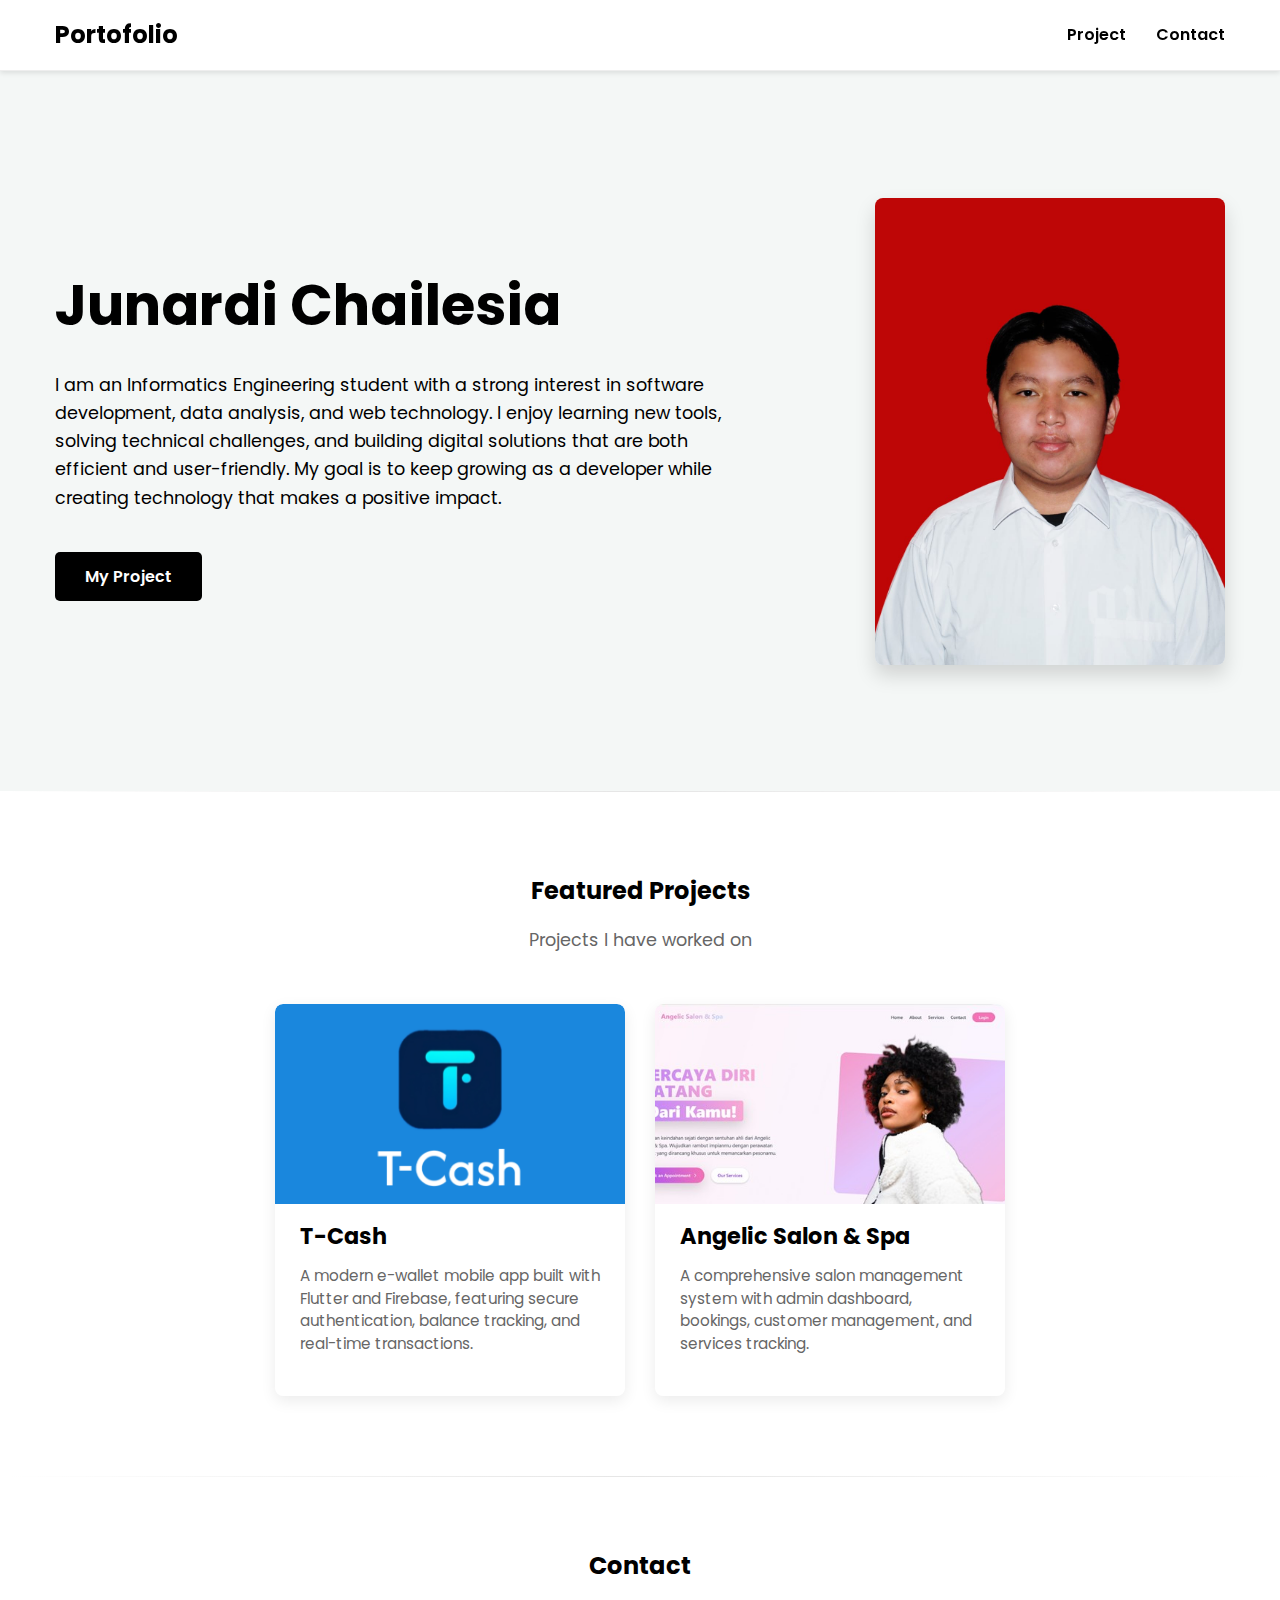
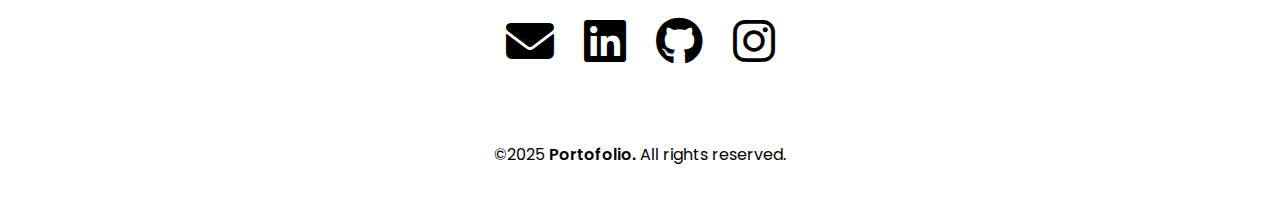
<file: index.html>
<!DOCTYPE html>
<html lang="id">

<head>
    <meta charset="UTF-8">
    <meta name="viewport" content="width=device-width, initial-scale=1.0">
    <title>Portofolio Junardi Chailesia</title>
    <link rel="stylesheet" href="https://fonts.googleapis.com/css2?family=Poppins:wght@300;400;600;700&display=swap">
    <link rel="stylesheet" href="https://cdnjs.cloudflare.com/ajax/libs/font-awesome/6.5.2/css/all.min.css">
    <link rel="stylesheet" href="css/style.css">
</head>

<body>

    <header class="main-header">
        <div class="container header-content">
            <a href="#about" class="logo">Portofolio</a>
            <nav>
                <ul class="nav-list">
                    <li><a href="#portfolio">Project</a></li>
                    <li><a href="#contact">Contact</a></li>
                </ul>
            </nav>
        </div>
    </header>

    <section id="about" class="hero-section">
        <div class="container hero-content-wrapper">

            <div class="hero-text">
                <h1>Junardi Chailesia</h1>
                <p class="bio">I am an Informatics Engineering student with a strong interest in software development,
                    data analysis, and web
                    technology. I enjoy learning new tools, solving technical challenges, and building digital solutions
                    that are both
                    efficient and user-friendly. My goal is to keep growing as a developer while creating technology
                    that makes a positive
                    impact.</p>
                <a href="#portfolio" class="cta-button">My Project</a>
            </div>

            <div class="hero-image">
                <img src="images/foto.jpg" alt="Junardi Chailesia Profile Picture">
            </div>

        </div>
    </section>

    <hr>

    <section id="portfolio" class="portfolio-section">
        <div class="container">
            <h2>Featured Projects</h2>
            <p class="section-description">Projects I have worked on</p>
            <div class="portfolio-grid">


                <a href="projects/tcash.html" class="project-card">
                    <img src="images/tcash/tcash.png" alt="T-Cash Project Thumbnail" class="project-thumbnail">
                    <div class="project-info">
                        <h3>T-Cash</h3>
                        <p class="project-description">A modern e-wallet mobile app built with Flutter and Firebase,
                            featuring secure authentication, balance tracking, and real-time transactions.</p>

                    </div>
                </a>

                <a href="projects/salon.html" class="project-card" target="_blank">
                    <img src="images/salon/salon.jpg" alt="Angelic Salon & Spa Project Thumbnail"
                        class="project-thumbnail">
                    <div class="project-info">
                        <h3>Angelic Salon & Spa</h3>
                        <p class="project-description">A comprehensive salon management system with admin dashboard,
                            bookings, customer management, and services tracking.</p>

                    </div>
                </a>

            </div>
        </div>
    </section>

    <hr>

    <section id="contact" class="contact-section">
        <div class="container">
            <h2>Contact</h2>

            <div class="social-links">
                <a href="mailto:chailesiajunardi@gmail.com" title="Email" target="_blank">
                    <i class="fas fa-envelope"></i>
                </a>

                <a href="https://linkedin.com/in/junardi-chailesia" title="LinkedIn" target="_blank">
                    <i class="fab fa-linkedin"></i>
                </a>

                <a href="https://github.com/junardiii" title="GitHub" target="_blank">
                    <i class="fab fa-github"></i>
                </a>

                <a href="https://instagram.com/junardic" title="" target="_blank">
                    <i class="fab fa-instagram"></i>
                </a>
            </div>
        </div>
    </section>

    <footer>
        <div class="container">
            <p>&copy;2025 <a href="../index.html#about" class="back-link">Portofolio.</a> All rights
                reserved.
            </p>
        </div>
    </footer>

</body>

</html>
</file>
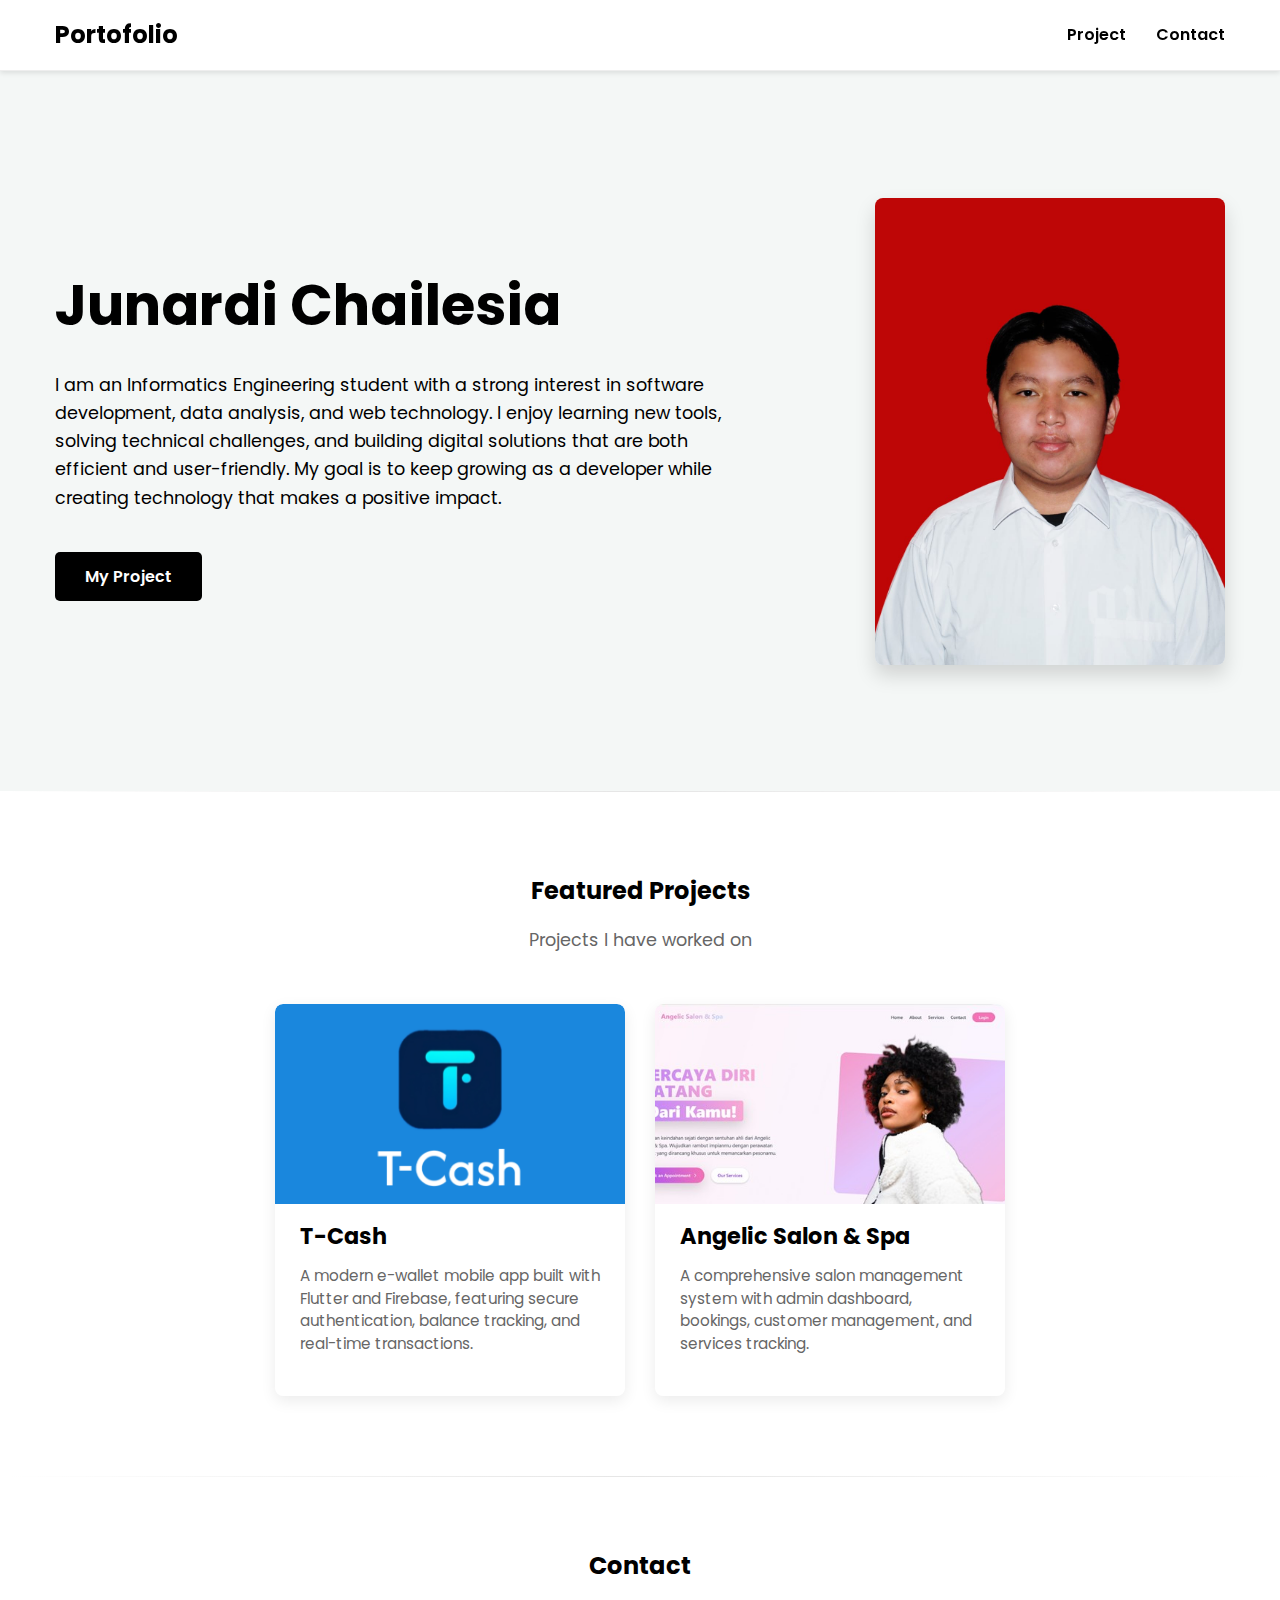
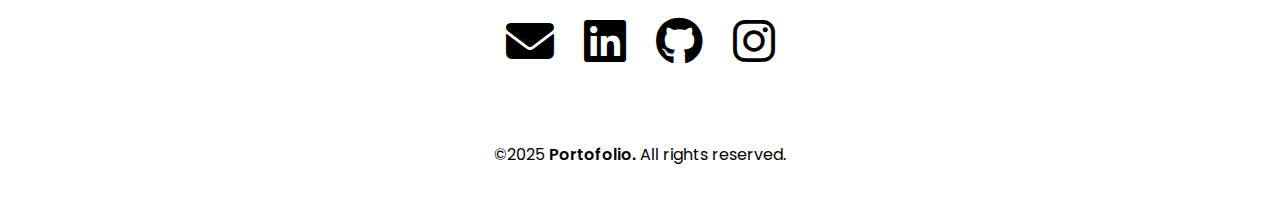
<file: portofolio.html>
<!DOCTYPE html>
<html lang="id">

<head>
    <meta charset="UTF-8">
    <meta name="viewport" content="width=device-width, initial-scale=1.0">
    <title>Portofolio Junardi Chailesia</title>
    <link rel="stylesheet" href="https://fonts.googleapis.com/css2?family=Poppins:wght@300;400;600;700&display=swap">
    <link rel="stylesheet" href="https://cdnjs.cloudflare.com/ajax/libs/font-awesome/6.5.2/css/all.min.css">
    <link rel="stylesheet" href="css/style.css">
</head>

<body>

    <header class="main-header">
        <div class="container header-content">
            <a href="#about" class="logo">Portofolio</a>
            <nav>
                <ul class="nav-list">
                    <li><a href="#portfolio">Project</a></li>
                    <li><a href="#contact">Contact</a></li>
                </ul>
            </nav>
        </div>
    </header>

    <section id="about" class="hero-section">
        <div class="container hero-content-wrapper">

            <div class="hero-text">
                <h1>Junardi Chailesia</h1>
                <p class="bio">I am an Informatics Engineering student with a strong interest in software development,
                    data analysis, and web
                    technology. I enjoy learning new tools, solving technical challenges, and building digital solutions
                    that are both
                    efficient and user-friendly. My goal is to keep growing as a developer while creating technology
                    that makes a positive
                    impact.</p>
                <a href="#portfolio" class="cta-button">My Project</a>
            </div>

            <div class="hero-image">
                <img src="images/foto.jpg" alt="Junardi Chailesia Profile Picture">
            </div>

        </div>
    </section>

    <hr>

    <section id="portfolio" class="portfolio-section">
        <div class="container">
            <h2>Featured Projects</h2>
            <p class="section-description">Projects I have worked on</p>
            <div class="portfolio-grid">


                <a href="projects/tcash.html" class="project-card">
                    <img src="images/tcash/tcash.png" alt="T-Cash Project Thumbnail" class="project-thumbnail">
                    <div class="project-info">
                        <h3>T-Cash</h3>
                        <p class="project-description">A modern e-wallet mobile app built with Flutter and Firebase,
                            featuring secure authentication, balance tracking, and real-time transactions.</p>

                    </div>
                </a>

                <a href="projects/salon.html" class="project-card" target="_blank">
                    <img src="images/salon/salon.jpg" alt="Angelic Salon & Spa Project Thumbnail"
                        class="project-thumbnail">
                    <div class="project-info">
                        <h3>Angelic Salon & Spa</h3>
                        <p class="project-description">A comprehensive salon management system with admin dashboard,
                            bookings, customer management, and services tracking.</p>

                    </div>
                </a>

            </div>
        </div>
    </section>

    <hr>

    <section id="contact" class="contact-section">
        <div class="container">
            <h2>Contact</h2>

            <div class="social-links">
                <a href="mailto:chailesiajunardi@gmail.com" title="Email" target="_blank">
                    <i class="fas fa-envelope"></i>
                </a>

                <a href="https://linkedin.com/in/junardi-chailesia" title="LinkedIn" target="_blank">
                    <i class="fab fa-linkedin"></i>
                </a>

                <a href="https://github.com/junardiii" title="GitHub" target="_blank">
                    <i class="fab fa-github"></i>
                </a>

                <a href="https://instagram.com/junardic" title="" target="_blank">
                    <i class="fab fa-instagram"></i>
                </a>
            </div>
        </div>
    </section>

    <footer>
        <div class="container">
            <p>&copy;2025 <a href="../portofolio.html#about" class="back-link">Portofolio.</a> All rights
                reserved.
            </p>
        </div>
    </footer>

</body>

</html>
</file>
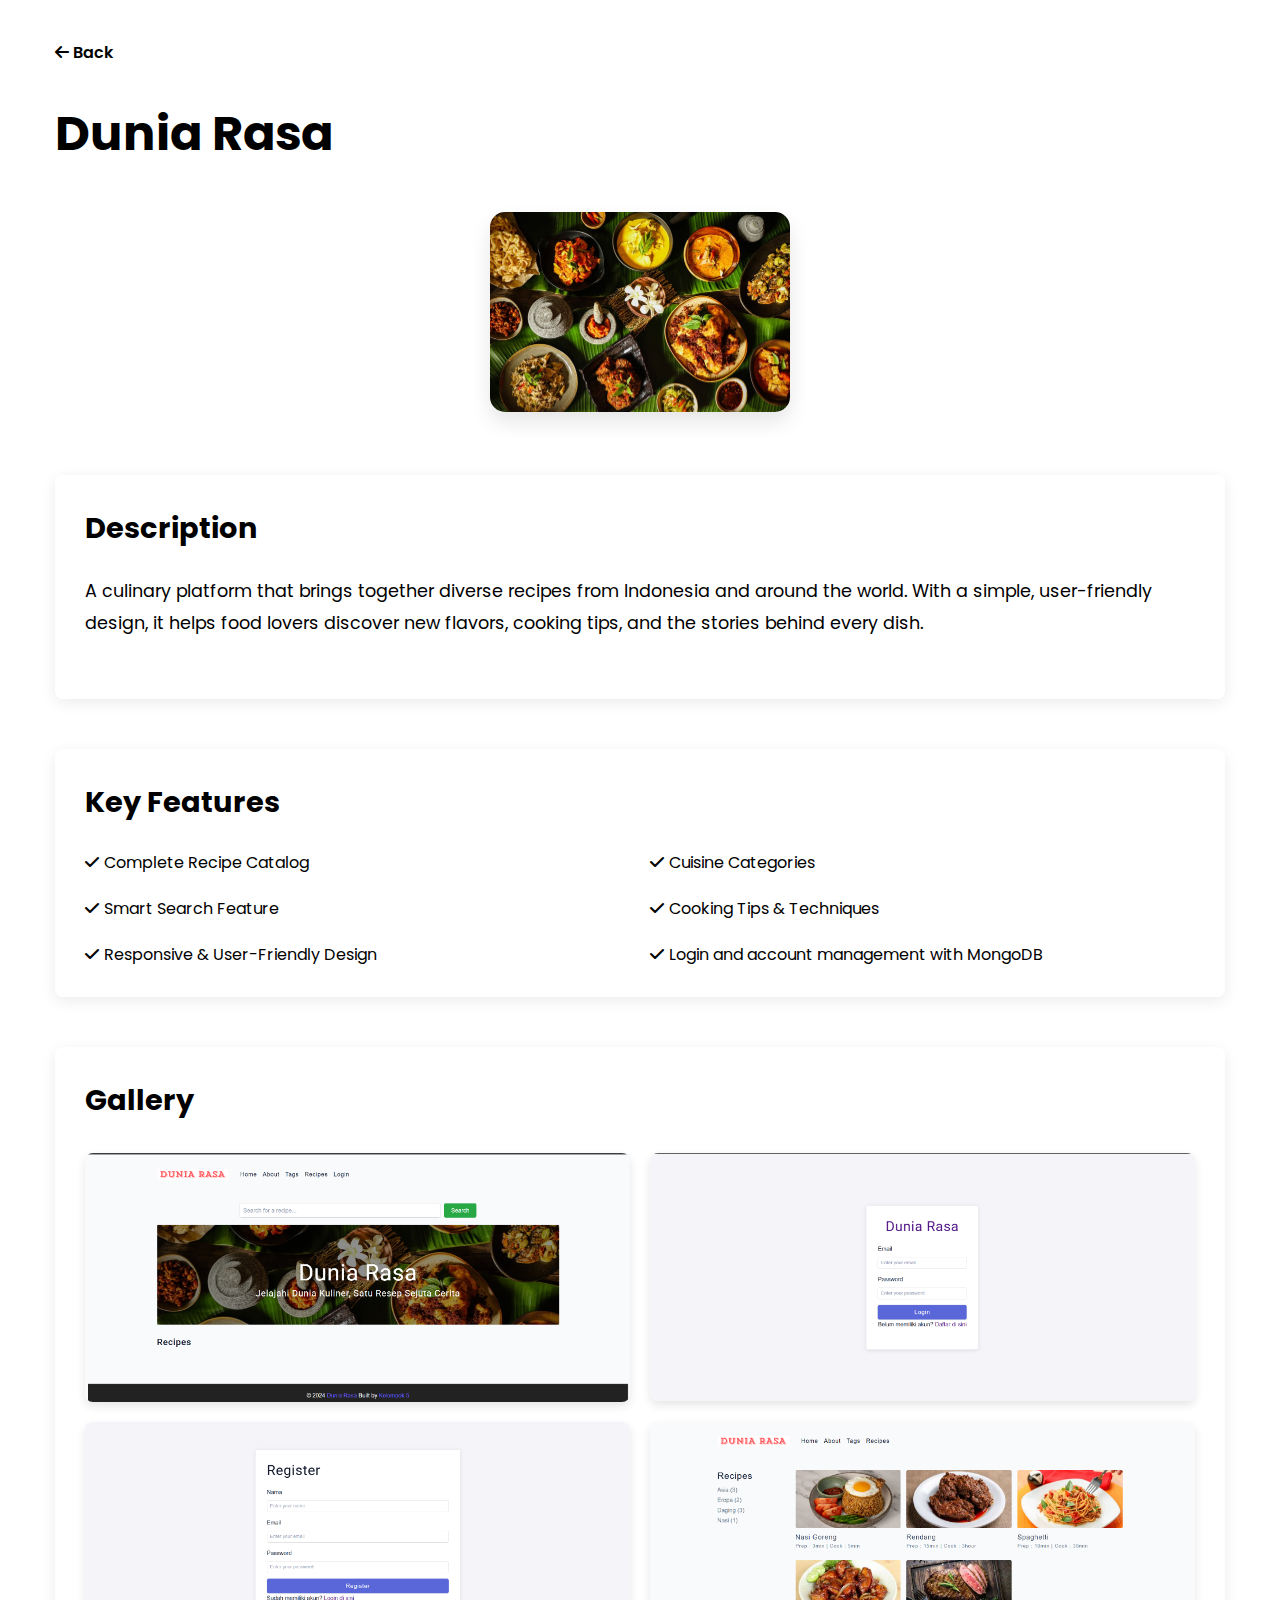
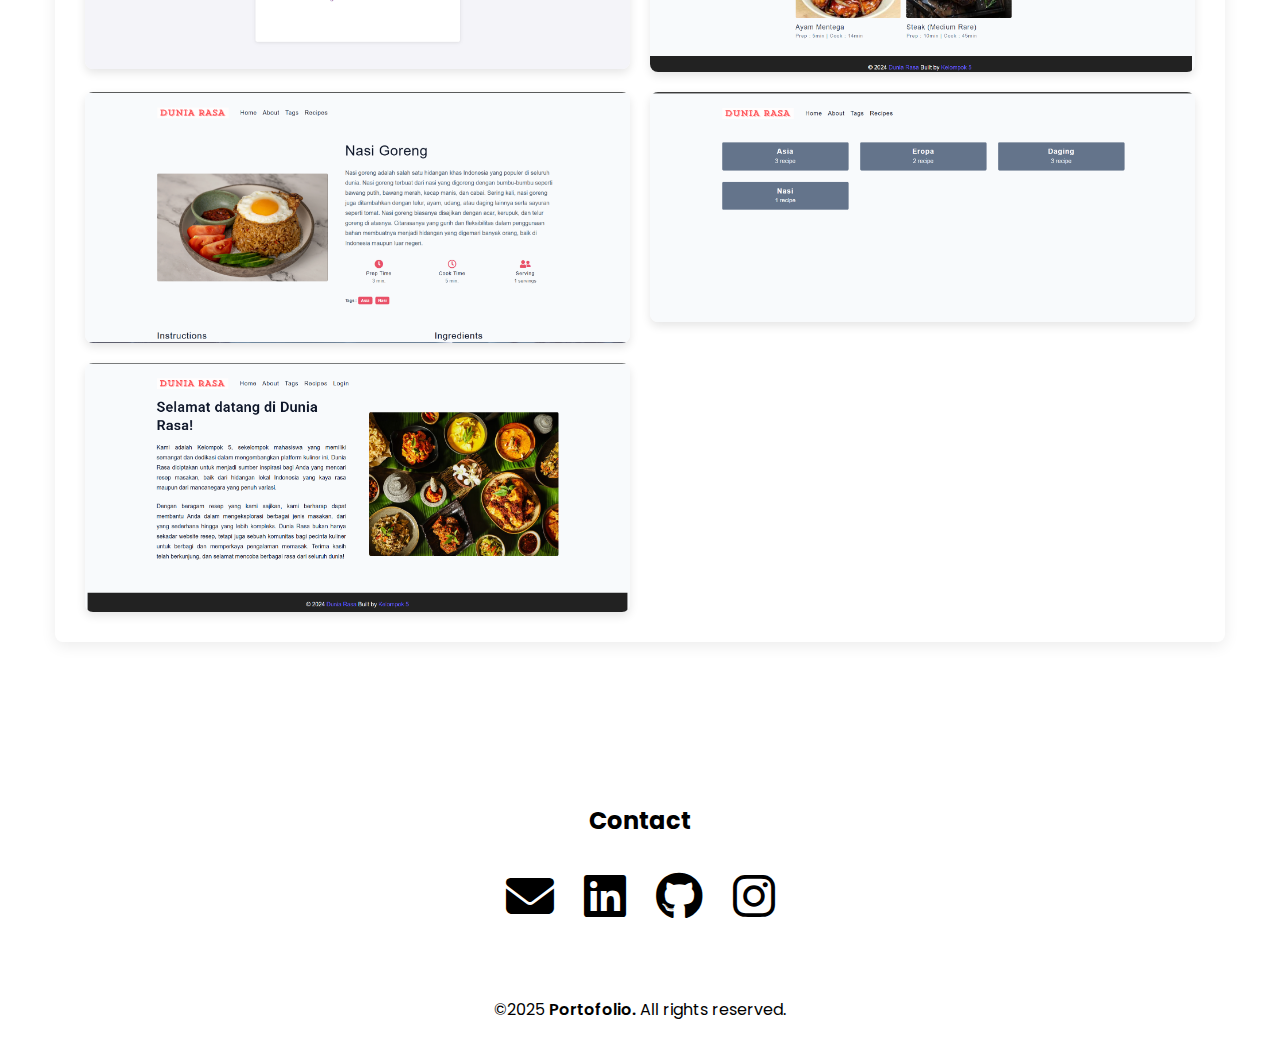
<file: projects/duniarasa.html>
<!DOCTYPE html>
<html lang="id">

<head>
    <meta charset="UTF-8">
    <meta name="viewport" content="width=device-width, initial-scale=1.0">
    <title>Dunia Rasa Detail</title>
    <link rel="stylesheet" href="https://fonts.googleapis.com/css2?family=Poppins:wght@300;400;600;700&display=swap">
    <link rel="stylesheet" href="https://cdnjs.cloudflare.com/ajax/libs/font-awesome/6.5.2/css/all.min.css">
    <link rel="stylesheet" href="../css/style.css">
</head>

<body>

    <main class="detail-container">

        <a href="../index.html" class="back-link">
            <i class="fas fa-arrow-left"></i> Back
        </a>

        <div class="project-header">
            <h1>Dunia Rasa</h1>
            <div class="project-image-hero">
                <img src="../images/duniarasa/duniarasa.jpg" alt="salon Project Thumbnail" class="project-thumbnail">
            </div>
        </div>

        </div>


        <section class="detail-section">
            <h3>Description</h3>
            <div class="description-content">
                <p>A culinary platform that brings together diverse recipes from Indonesia and around the
                    world. With a
                    simple, user-friendly design, it helps food lovers discover new flavors, cooking tips, and the
                    stories behind every
                    dish.</p>

            </div>
        </section>

        <section class="detail-section">
            <h3>Key Features</h3>
            <ul class="features-list">
                <li>Complete Recipe Catalog</li>
                <li>Cuisine Categories</li>
                <li>Smart Search Feature</li>
                <li>Cooking Tips & Techniques</li>
                <li>Responsive & User-Friendly Design</li>
                <li>Login and account management with MongoDB</li>

            </ul>
        </section>

        <section class="detail-section">
            <h3> Gallery</h3>

            <div class="gallery-grid salon-layout">
                <img src="../images/duniarasa/home.png">
                <img src="../images/duniarasa/login.png">
                <img src="../images/duniarasa/regis.png">
                <img src="../images/duniarasa/recipe.png">
                <img src="../images/duniarasa/detailrecipe.png">
                <img src="../images/duniarasa/tag.png">
                <img src="../images/duniarasa/about.png">

            </div>
        </section>


    </main>

    <section id="contact" class="contact-section">
        <div class="container">
            <h2>Contact</h2>

            <div class="social-links">
                <a href="mailto:chailesiajunardi@gmail.com" title="Email" target="_blank">
                    <i class="fas fa-envelope"></i>
                </a>

                <a href="https://linkedin.com/in/junardi-chailesia" title="LinkedIn" target="_blank">
                    <i class="fab fa-linkedin"></i>
                </a>

                <a href="https://github.com/junardiii" title="GitHub" target="_blank">
                    <i class="fab fa-github"></i>
                </a>

                <a href="https://instagram.com/junardic" title="" target="_blank">
                    <i class="fab fa-instagram"></i>
                </a>
            </div>
        </div>
    </section>

    <footer>
        <div class="container">
            <p>&copy;2025 <a href="../index.html#about" class="back-link">Portofolio.</a> All rights
                reserved.
            </p>
        </div>
    </footer>

</body>

</html>
</file>
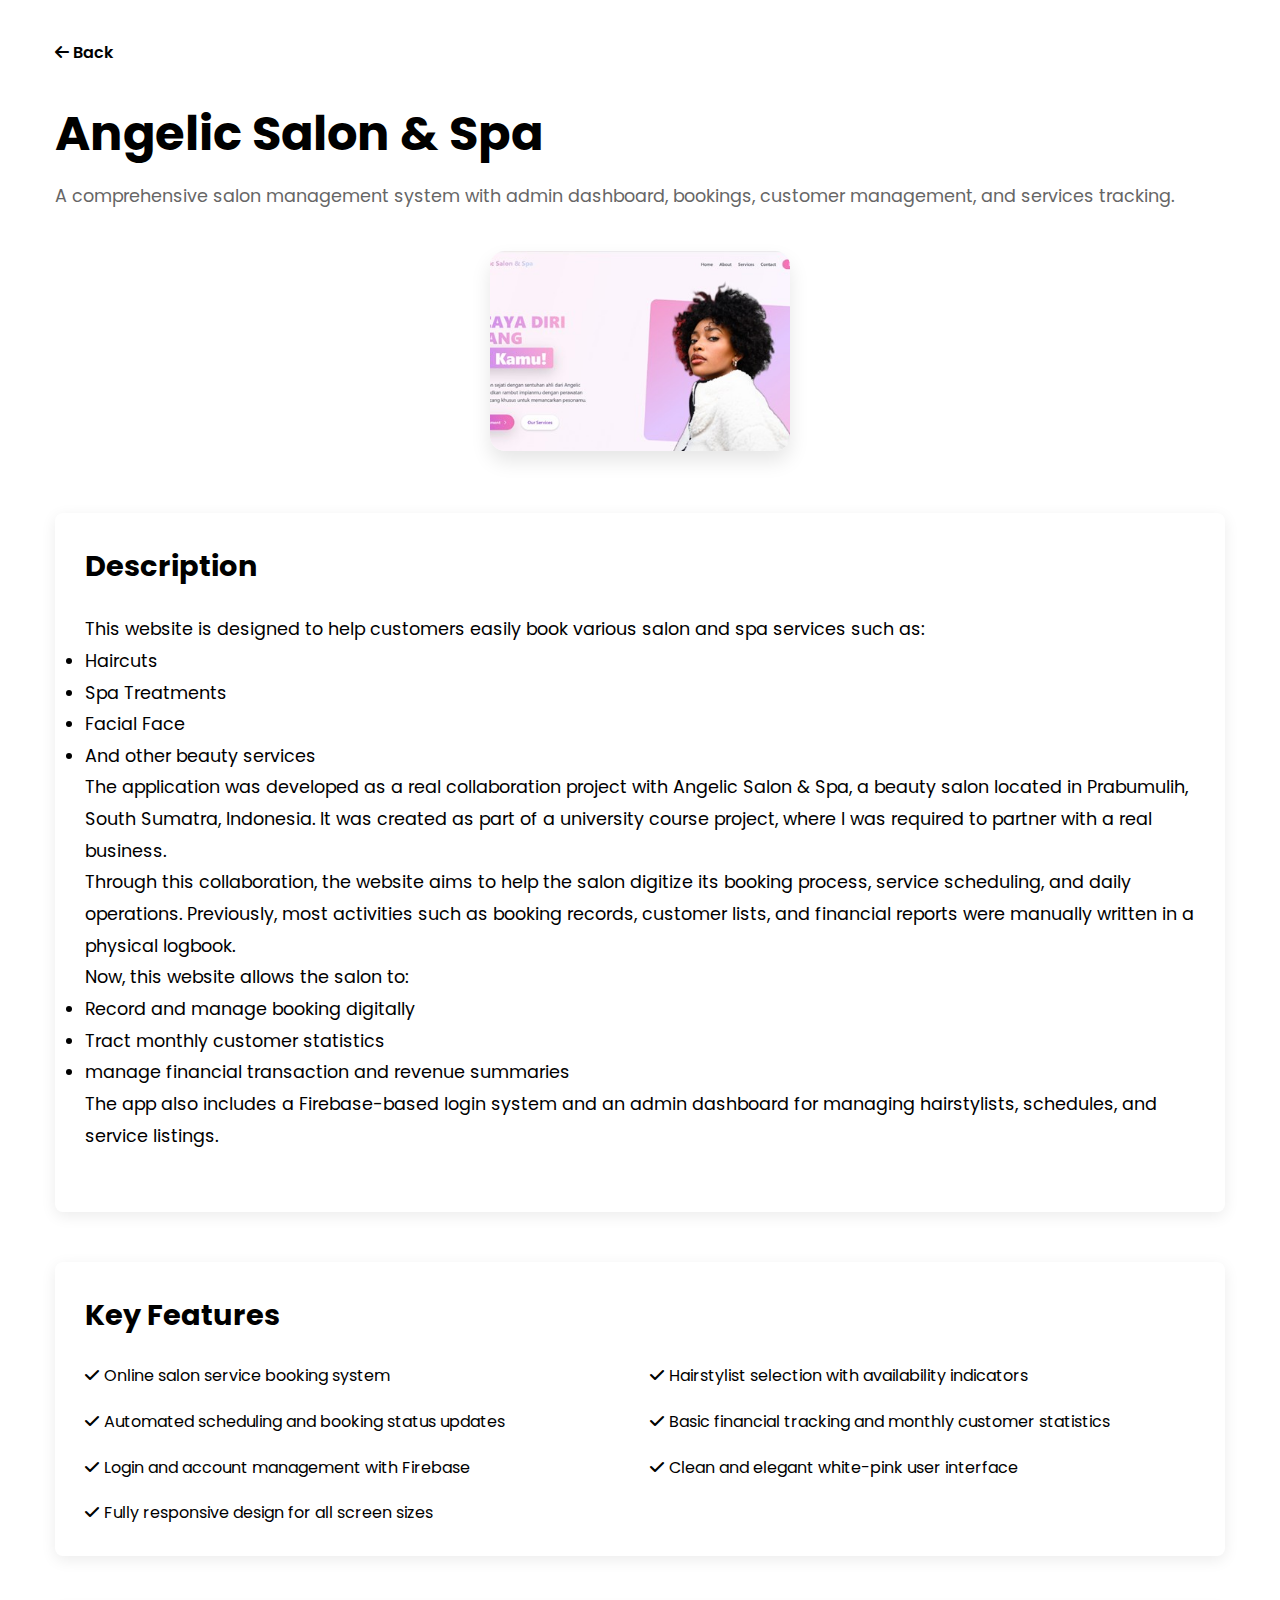
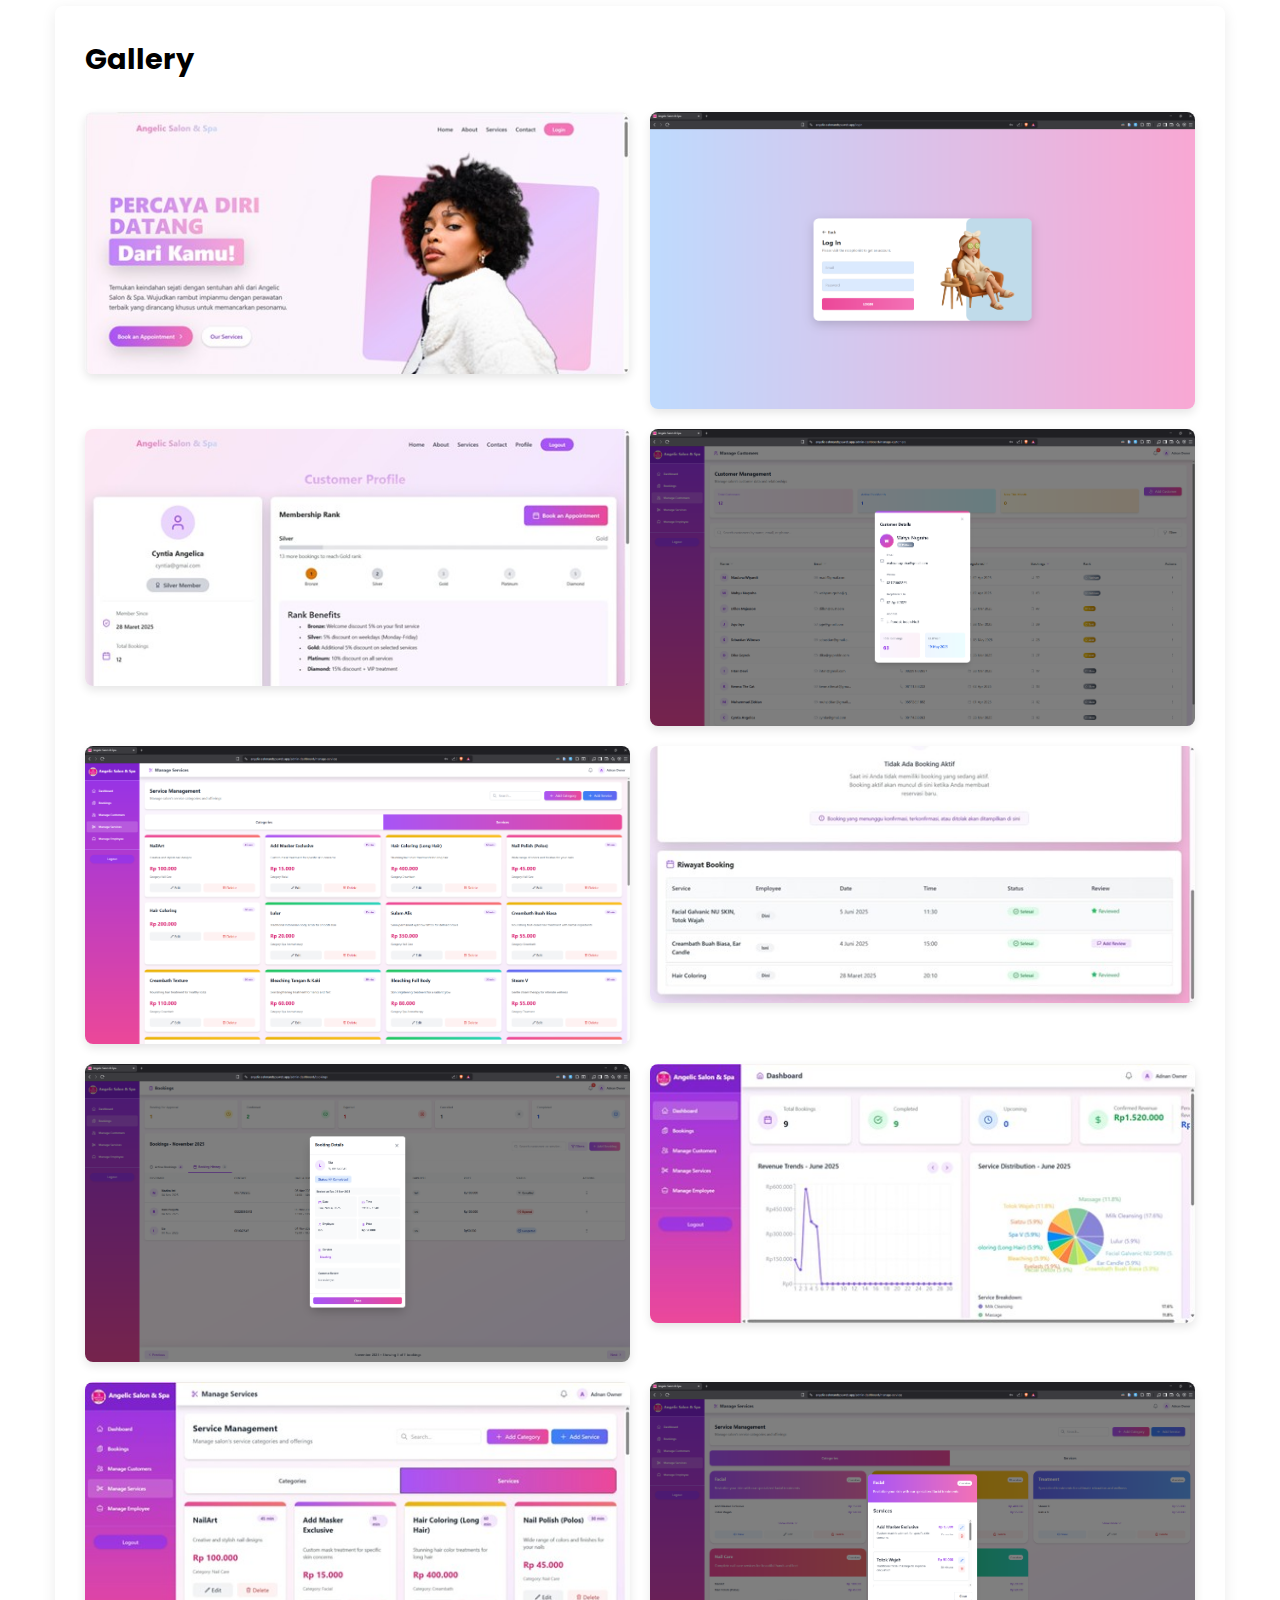
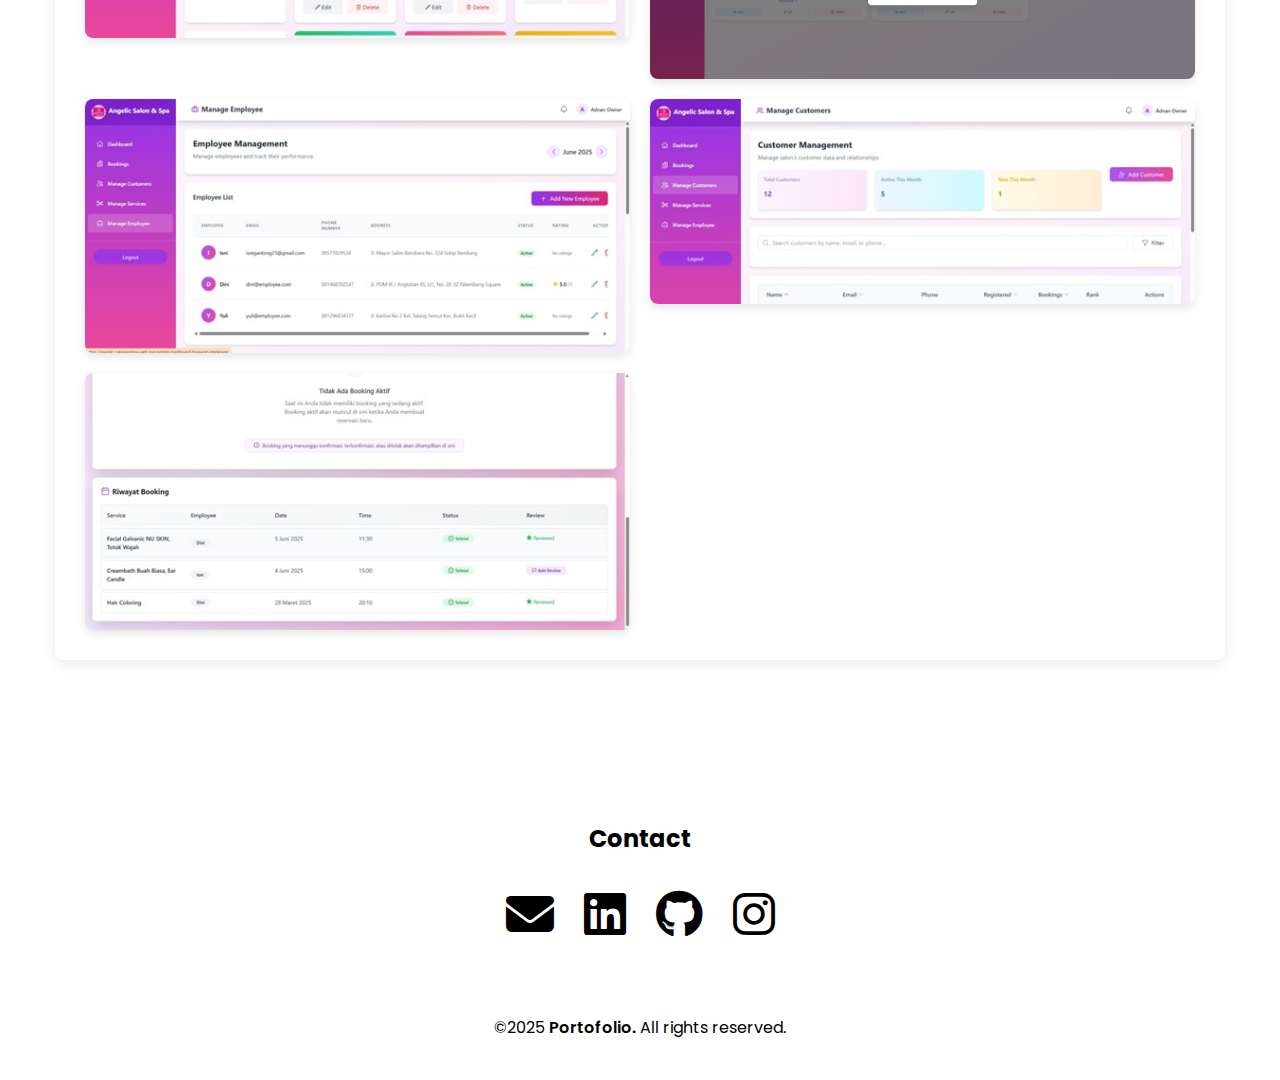
<file: projects/salon.html>
<!DOCTYPE html>
<html lang="id">

<head>
    <meta charset="UTF-8">
    <meta name="viewport" content="width=device-width, initial-scale=1.0">
    <title>Angelic Salon & Spa Detail</title>
    <link rel="stylesheet" href="https://fonts.googleapis.com/css2?family=Poppins:wght@300;400;600;700&display=swap">
    <link rel="stylesheet" href="https://cdnjs.cloudflare.com/ajax/libs/font-awesome/6.5.2/css/all.min.css">
    <link rel="stylesheet" href="../css/style.css">
</head>

<body>

    <main class="detail-container">

        <a href="../index.html" class="back-link">
            <i class="fas fa-arrow-left"></i> Back
        </a>

        <div class="project-header">
            <h1>Angelic Salon & Spa</h1>
            <p class="project-intro">A comprehensive salon management system with admin dashboard, bookings, customer
                management, and services tracking.</p>

            <div class="project-image-hero">
                <img src="../images/salon/salon.jpg" alt="salon Project Thumbnail" class="project-thumbnail">
            </div>
        </div>

        </div>


        <section class="detail-section">
            <h3>Description</h3>
            <div class="description-content">
                <p>This website is designed to help customers easily book various salon and spa services such as:</p>
                <li>Haircuts</li>
                <li>Spa Treatments</li>
                <li>Facial Face</li>
                <li>And other beauty services</li>
                <p>The application was developed as a real collaboration project with Angelic Salon & Spa, a beauty
                    salon located in
                    Prabumulih, South Sumatra, Indonesia. It was created as part of a university course project, where I
                    was required to
                    partner with a real business.</p>
                <p>Through this collaboration, the website aims to help the salon digitize its booking process, service
                    scheduling, and
                    daily operations.
                    Previously, most activities such as booking records, customer lists, and financial reports were
                    manually written in a
                    physical logbook.</p>
                <p>Now, this website allows the salon to:</p>
                <li>Record and manage booking digitally</li>
                <li>Tract monthly customer statistics</li>
                <li>manage financial transaction and revenue summaries</li>
                <p>The app also includes a Firebase-based login system and an admin dashboard for managing hairstylists,
                    schedules, and
                    service listings.</p>
            </div>
        </section>

        <section class="detail-section">
            <h3>Key Features</h3>
            <ul class="features-list">
                <li>Online salon service booking system</li>
                <li>Hairstylist selection with availability indicators</li>
                <li>Automated scheduling and booking status updates</li>
                <li>Basic financial tracking and monthly customer statistics</li>
                <li>Login and account management with Firebase</li>
                <li>Clean and elegant white-pink user interface</li>
                <li>Fully responsive design for all screen sizes</li>
            </ul>
        </section>

        <section class="detail-section">
            <h3> Gallery</h3>

            <div class="gallery-grid salon-layout">
                <img src="../images/salon/salon.jpg">
                <img src="../images/salon/login.png">
                <img src="../images/salon/customerprofile.jpg">
                <img src="../images/salon/customerdetails.png">
                <img src="../images/salon/serviceslist.png">
                <img src="../images/salon/bookinghistory.jpg">
                <img src="../images/salon/bookingdetails.png">
                <img src="../images/salon/dashboardowner.jpg">
                <img src="../images/salon/manageservices.jpg">
                <img src="../images/salon/editservices.png">
                <img src="../images/salon/manageemployee.jpg">
                <img src="../images/salon/managecustomer.jpg">
                <img src="../images/salon/bookinghistory.jpg">
            </div>
        </section>


    </main>

    <section id="contact" class="contact-section">
        <div class="container">
            <h2>Contact</h2>

            <div class="social-links">
                <a href="mailto:chailesiajunardi@gmail.com" title="Email" target="_blank">
                    <i class="fas fa-envelope"></i>
                </a>

                <a href="https://linkedin.com/in/junardi-chailesia" title="LinkedIn" target="_blank">
                    <i class="fab fa-linkedin"></i>
                </a>

                <a href="https://github.com/junardiii" title="GitHub" target="_blank">
                    <i class="fab fa-github"></i>
                </a>

                <a href="https://instagram.com/junardic" title="" target="_blank">
                    <i class="fab fa-instagram"></i>
                </a>
            </div>
        </div>
    </section>

    <footer>
        <div class="container">
            <p>&copy;2025 <a href="../index.html#about" class="back-link">Portofolio.</a> All rights
                reserved.
            </p>
        </div>
    </footer>

</body>

</html>
</file>
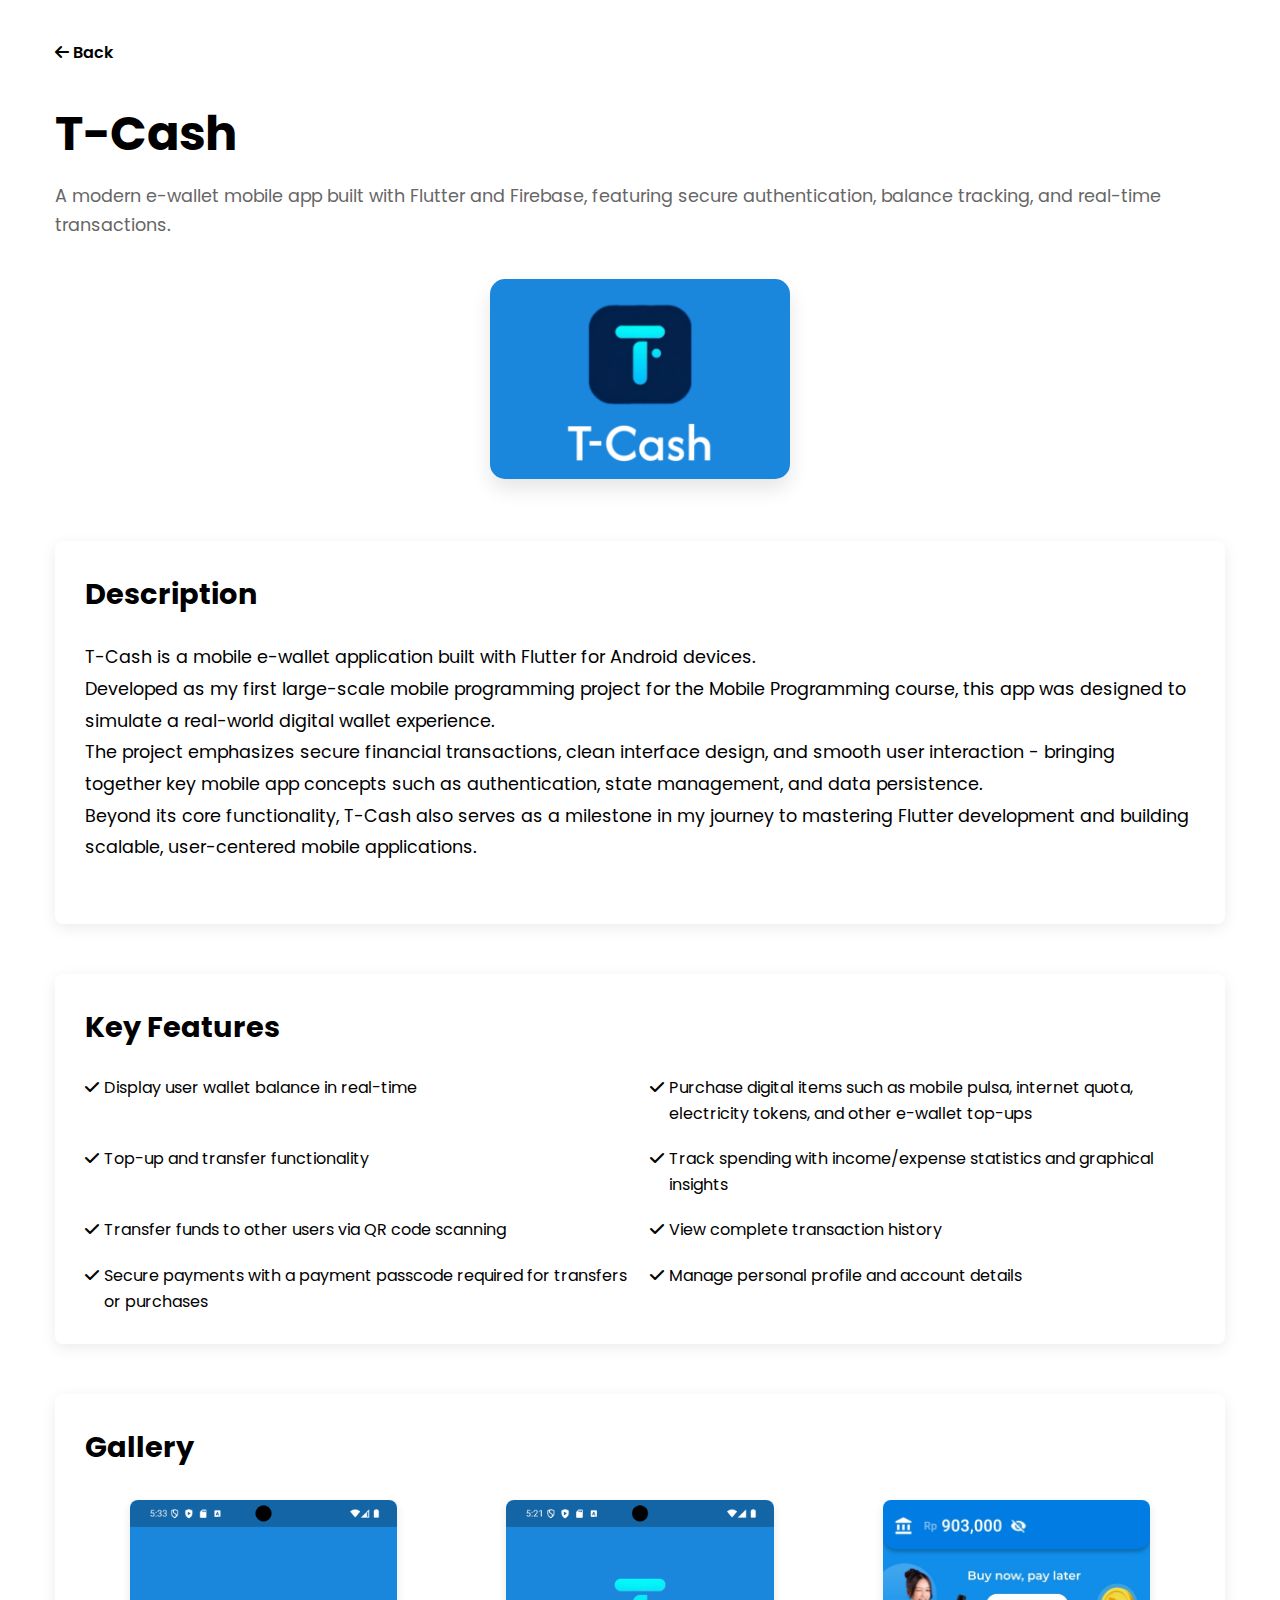
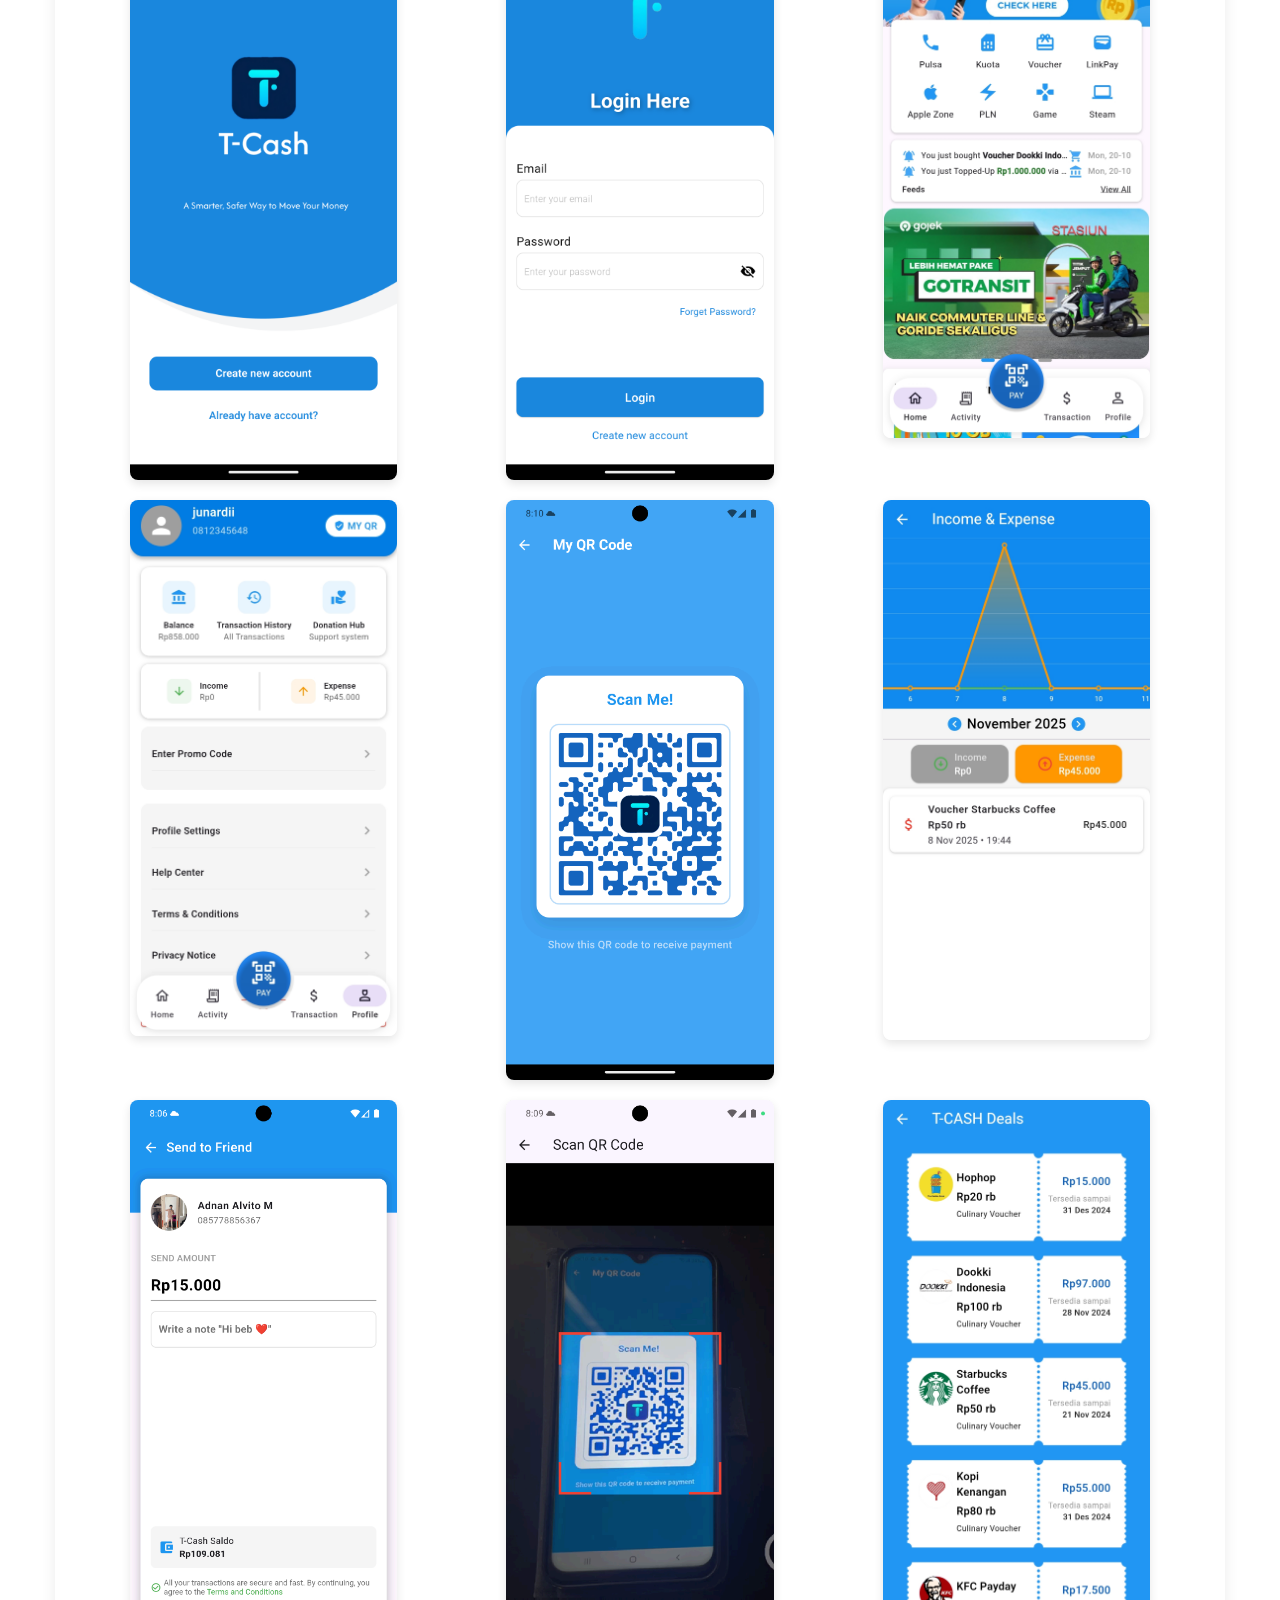
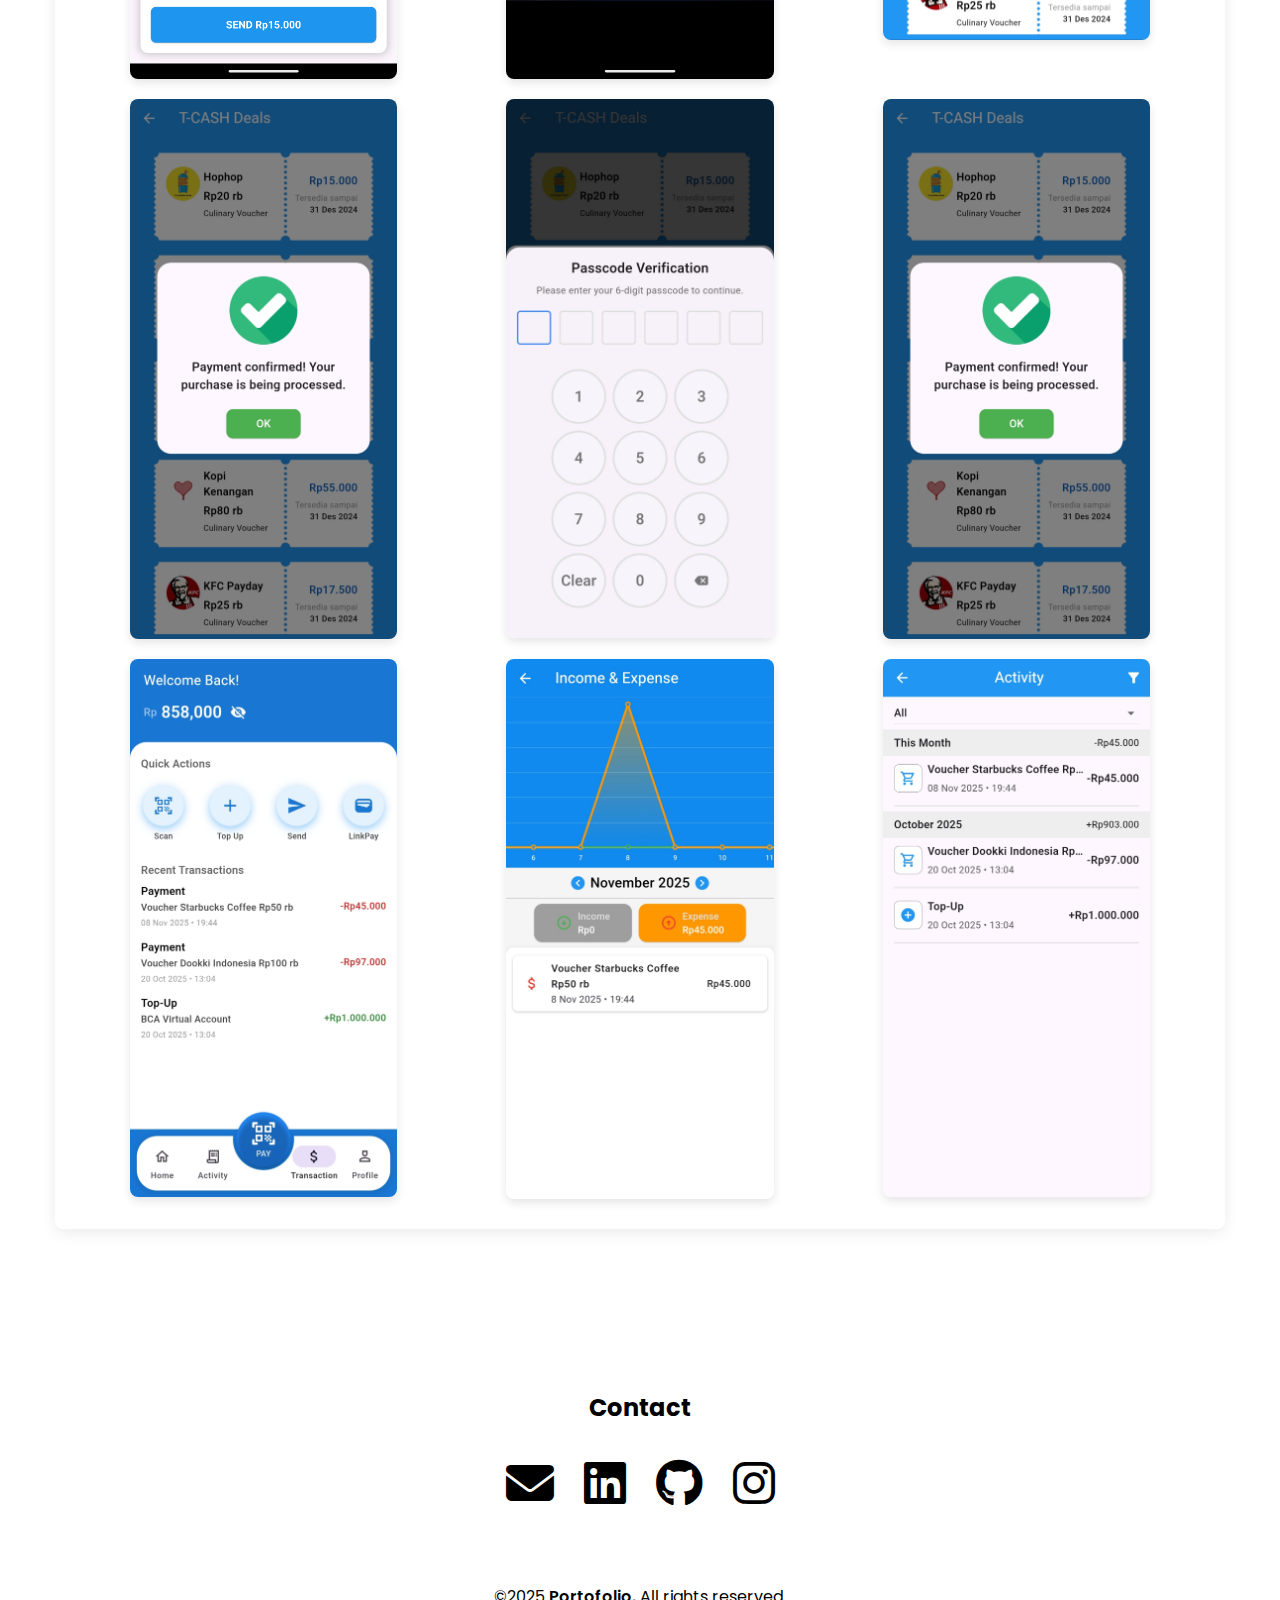
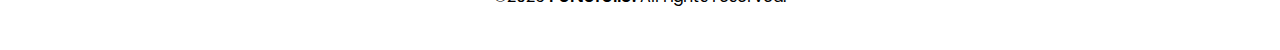
<file: projects/tcash.html>
<!DOCTYPE html>
<html lang="id">

<head>
    <meta charset="UTF-8">
    <meta name="viewport" content="width=device-width, initial-scale=1.0">
    <title>T-Cash Detail</title>
    <link rel="stylesheet" href="https://fonts.googleapis.com/css2?family=Poppins:wght@300;400;600;700&display=swap">
    <link rel="stylesheet" href="https://cdnjs.cloudflare.com/ajax/libs/font-awesome/6.5.2/css/all.min.css">
    <link rel="stylesheet" href="../css/style.css">
</head>

<body>

    <main class="detail-container">

        <a href="../index.html#portfolio" class="back-link">
            <i class="fas fa-arrow-left"></i> Back
        </a>

        <div class="project-header">
            <h1>T-Cash</h1>
            <p class="project-intro">A modern e-wallet mobile app built with Flutter and Firebase, featuring secure
                authentication, balance tracking, and real-time transactions.</p>

            <div class="project-image-hero">
                <img src="../images/tcash/tcash.png" alt="T-Cash Project Thumbnail" class="project-thumbnail">
            </div>
        </div>

        </div>


        <section class="detail-section">
            <h3>Description</h3>
            <div class="description-content">
                <p>T-Cash is a mobile e-wallet application built with Flutter for Android devices.</p>
                <p>Developed as my first large-scale mobile programming project for the Mobile Programming course, this
                    app was designed to
                    simulate a real-world digital wallet experience.</p>
                <p>The project emphasizes secure financial transactions, clean interface design, and smooth user
                    interaction - bringing
                    together key mobile app concepts such as authentication, state management, and data persistence.</p>
                <p>Beyond its core functionality, T-Cash also serves as a milestone in my journey to mastering Flutter
                    development and
                    building scalable, user-centered mobile applications.</p>
            </div>
        </section>

        <section class="detail-section">
            <h3>Key Features</h3>
            <ul class="features-list">
                <li>Display user wallet balance in real-time</li>
                <li>Purchase digital items such as mobile pulsa, internet quota, electricity tokens, and other e-wallet
                    top-ups</li>
                <li>Top-up and transfer functionality</li>
                <li>Track spending with income/expense statistics and graphical insights</li>
                <li>Transfer funds to other users via QR code scanning</li>
                <li>View complete transaction history</li>
                <li>Secure payments with a payment passcode required for transfers or purchases</li>
                <li>Manage personal profile and account details</li>
            </ul>
        </section>


        <section class="detail-section">
            <h3> Gallery</h3>

            <div class="gallery-grid tcash-layout">
                <img src="../images/tcash/regis.png">
                <img src="../images/tcash/login.png">
                <img src="../images/tcash/home.jpg">
                <img src="../images/tcash/profil.jpg">
                <img src="../images/tcash/qr.png">
                <img src="../images/tcash/income.jpg">
                <img src="../images/tcash/sendtofriend.png">
                <img src="../images/tcash/scanqr.png">
                <img src="../images/tcash/voucher.jpg">
                <img src="../images/tcash/paymentconfirm.jpg">
                <img src="../images/tcash/passcode.jpg">
                <img src="../images/tcash/paymentconfirm.jpg">
                <img src="../images/tcash/history.jpg">
                <img src="../images/tcash/income.jpg">
                <img src="../images/tcash/activity.jpg">
            </div>
        </section>


    </main>

    <section id="contact" class="contact-section">
        <div class="container">
            <h2>Contact</h2>

            <div class="social-links">
                <a href="mailto:chailesiajunardi@gmail.com" title="Email" target="_blank">
                    <i class="fas fa-envelope"></i>
                </a>

                <a href="https://linkedin.com/in/junardi-chailesia" title="LinkedIn" target="_blank">
                    <i class="fab fa-linkedin"></i>
                </a>

                <a href="https://github.com/junardiii" title="GitHub" target="_blank">
                    <i class="fab fa-github"></i>
                </a>

                <a href="https://instagram.com/junardic" title="" target="_blank">
                    <i class="fab fa-instagram"></i>
                </a>
            </div>
        </div>
    </section>

    <footer>
        <div class="container">
            <p>&copy;2025 <a href="../index.html#about" class="back-link">Portofolio.</a> All rights
                reserved.
            </p>
        </div>
    </footer>

</body>

</html>
</file>
<file: css/style.css>
/* 1. RESET CSS Minimal */
* {
    margin: 0;
    padding: 0;
    box-sizing: border-box;
}

/* 2. Gaya Dasar */
:root {
    /* Perhatikan variabel warna diatur ke hitam */
    --primary-color: black;
    --secondary-color: black;
    --accent-color: black;
    --light-bg: #f4f7f6;
    --card-bg: #ffffff;
    --tag-bg: #e0e0e0;
    --text-color-light: #666;
}

html {
    scroll-behavior: smooth;
}

body {
    font-family: 'Poppins', sans-serif;
    line-height: 1.6;
    background-color: #fff;
    color: var(--secondary-color);
}

.container {
    width: 100%;
    max-width: 1200px;
    margin: 0 auto;
    padding: 0 15px;
}

a {
    text-decoration: none;
    color: var(--primary-color);
    transition: color 0.3s;
}

a:hover {
    color: var(--accent-color);
}

h1,
h2,
h3 {
    margin-bottom: 0.5em;
    font-weight: 700;
    color: var(--secondary-color);
}

/* ======================================= */
/* 3. GAYA UTAMA (portofolio.html) */
/* ======================================= */

/* Header & Navigasi (Sticky - NON-Transparan) */
.main-header {
    background: white;
    border-bottom: 1px solid #eee;
    padding: 1rem 0;
    position: sticky;
    top: 0;
    z-index: 1000;
    box-shadow: 0 2px 5px rgba(0, 0, 0, 0.1);
}

.logo {
    font-size: 1.5rem;
    font-weight: 700;
    color: var(--secondary-color);
}

.header-content {
    display: flex;
    justify-content: space-between;
    align-items: center;
}

.nav-list {
    display: flex;
    list-style: none;
}

.nav-list li {
    margin-left: 30px;
}

.nav-list a {
    font-weight: 600;
    padding: 5px 0;
    color: var(--secondary-color);
}

.nav-list a:hover {
    color: var(--accent-color);
}

/* Hero (Tentang Saya) */
.hero-section {
    min-height: 80vh;
    padding: 100px 0;
    background-color: var(--light-bg);
    display: flex;
    align-items: center;
}

.hero-content-wrapper {
    display: flex;
    align-items: center;
    justify-content: space-between;
    gap: 40px;
}

.hero-text {
    flex: 1.2;
    max-width: 60%;
    text-align: left;
}

.hero-text h1 {
    font-size: 3.5rem;
    color: var(--primary-color);
    margin-bottom: 0;
}

.bio {
    max-width: 100%;
    margin: 20px 0;
    font-size: 1.1rem;
}

.hero-image {
    flex: 0.8;
    display: flex;
    justify-content: flex-end;
    align-items: center;
    max-width: 40%;
}

.hero-image img {
    width: 100%;
    max-width: 350px;
    height: auto;
    border-radius: 8px;
    box-shadow: 0 10px 20px rgba(0, 0, 0, 0.15);
}

.cta-button {
    display: inline-block;
    background: var(--accent-color);
    color: white;
    padding: 12px 30px;
    border-radius: 5px;
    margin-top: 20px;
    font-weight: 600;
    transition: background 0.3s;
}

.cta-button:hover {
    background: white;
    color: black;
}

/* Portfolio Section */
section {
    padding: 80px 0;
    text-align: center;
}

.section-description {
    font-size: 1.1rem;
    color: var(--text-color-light);
    max-width: 800px;
    margin: 15px auto 50px auto;
}

hr {
    border: 0;
    height: 1px;
    background-image: linear-gradient(to right, rgba(0, 0, 0, 0), rgba(0, 0, 0, 0.1), rgba(0, 0, 0, 0));
}

.portfolio-grid {
    display: flex;
    flex-wrap: wrap;
    justify-content: center;
    gap: 30px;
    margin-top: 40px;
}

.project-card {
    background: var(--card-bg);
    width: 350px;
    border-radius: 8px;
    box-shadow: 0 5px 15px rgba(0, 0, 0, 0.08);
    text-align: left;
    transition: transform 0.3s, box-shadow 0.3s;
    overflow: hidden;
    display: flex;
    flex-direction: column;
    color: var(--secondary-color);
}

.project-card:hover {
    transform: translateY(-8px);
    box-shadow: 0 10px 20px rgba(0, 0, 0, 0.15);
}

.project-thumbnail {
    width: 100%;
    height: 200px;
    object-fit: cover;
    border-top-left-radius: 8px;
    border-top-right-radius: 8px;
    margin-bottom: 15px;
}

.project-info {
    padding: 0 25px 25px 25px;
    flex-grow: 1;
    display: flex;
    flex-direction: column;
}

.project-info h3 {
    margin-top: 0;
    margin-bottom: 10px;
    font-size: 1.4rem;
    color: var(--secondary-color);
}

.project-description {
    font-size: 0.95rem;
    color: var(--text-color-light);
    margin-bottom: 15px;
    line-height: 1.5;
    flex-grow: 1;
}

.project-tags {
    display: flex;
    flex-wrap: wrap;
    gap: 8px;
    margin-top: 10px;
}

.project-tags span {
    background-color: var(--tag-bg);
    color: var(--secondary-color);
    padding: 5px 10px;
    border-radius: 4px;
    font-size: 0.8rem;
    font-weight: 500;
}

/* Contact Section (Penyesuaian agar lebih kecil) */
.contact-section {
    background-color: white;
    color: black;
    padding: 50px 0;
    /* Membuat ruang vertikal lebih ringkas */
    margin-top: 20px;
}

.contact-section h2 {
    color: black;
}

.social-links {
    margin-top: 20px;
    display: flex;
    justify-content: center;
    gap: 30px;
}

.social-links a {
    color: black;
    font-size: 3rem;
    transition: color 0.3s, transform 0.3s;
}

.social-links a:hover {
    color: var(--primary-color);
    transform: scale(1.1);
}

/* Footer */
footer {
    background: white;
    color: black;
    text-align: center;
    padding: 10px 0;
    font-size: 1rem;
}


/* ======================================= */
/* 4. GAYA HALAMAN DETAIL (tcash.html & salon.html) */
/* ======================================= */

.detail-container {
    width: 100%;
    max-width: 1200px;
    margin: 0 auto;
    padding: 40px 15px;
    text-align: left;
}

.back-link {
    display: inline-block;
    margin-bottom: 30px;
    font-weight: 600;
}

.project-header h1 {
    font-size: 3rem;
    margin-bottom: 10px;
}

.project-intro {
    color: var(--text-color-light);
    font-size: 1.1rem;
    margin-bottom: 30px;
}

.button-group a {
    padding: 10px 20px;
    margin-right: 15px;
    border-radius: 5px;
    font-weight: 600;
    display: inline-block;
    transition: background 0.3s;
}

.button-group .live-btn {
    background-color: var(--primary-color);
    color: white;
}

.button-group .code-btn {
    background-color: var(--light-bg);
    color: var(--secondary-color);
    border: 1px solid #ccc;
}

.project-image-hero {
    text-align: center;
    margin: 40px 0;
}

.project-image-hero img {
    max-width: 300px;
    border-radius: 15px;
    box-shadow: 0 10px 20px rgba(0, 0, 0, 0.1);
}

/* Detail Metadata */
.meta-data {
    border-bottom: 1px solid #eee;
    padding-bottom: 20px;
    margin-bottom: 40px;
    display: flex;
    gap: 50px;
    text-align: left;
}

.meta-item {
    display: flex;
    flex-direction: column;
    text-align: left;
}

.meta-item span {
    font-size: 1.1rem;
    font-weight: 600;
    color: var(--secondary-color);
}

.meta-item small {
    color: var(--text-color-light);
    font-weight: 400;
}

/* Konten Detail - BOX MENONJOL */
.detail-section {
    margin-bottom: 50px;
    /* GAYA UTAMA UNTUK KOTAK MENONJOL */
    padding: 30px;
    /* Tambahkan ruang di dalam kotak */
    border-top: none;
    background-color: white;
    border-radius: 8px;
    box-shadow: 0 4px 15px rgba(0, 0, 0, 0.08);
    /* Bayangan lembut */
}

.detail-section h3 {
    font-size: 1.8rem;
    margin-bottom: 25px;
    color: var(--secondary-color);
    text-align: left;
}

.detail-section h3 i {
    color: var(--accent-color);
    margin-right: 10px;
}

.description-content {
    font-size: 1.1rem;
    line-height: 1.8;
    margin-bottom: 30px;
    text-align: left;
}

.description-content ul {
    list-style: disc;
    margin-left: 20px;
}

.features-list {
    display: flex;
    flex-wrap: wrap;
    list-style: none;
    padding: 0;
    gap: 20px;
    text-align: left;
}

.features-list li {
    width: calc(50% - 10px);
    font-size: 1rem;
    padding-left: 1.2em;
    position: relative;
    color: var(--secondary-color);
}

.features-list li::before {
    content: "\f00c";
    font-family: 'Font Awesome 6 Free';
    font-weight: 900;
    color: var(--primary-color);
    position: absolute;
    left: 0;
    top: 0;
}

.tech-stack-list {
    display: flex;
    flex-wrap: wrap;
    gap: 10px;
    margin-top: 20px;
    list-style: none;
    padding: 0;
}

.tech-stack-list li {
    background-color: var(--tag-bg);
    color: var(--secondary-color);
    padding: 8px 15px;
    border-radius: 5px;
    font-size: 0.9rem;
    font-weight: 600;
}

/* Galeri */
.gallery-grid {
    display: grid;
    gap: 20px;
    margin-top: 30px;
    grid-template-columns: repeat(auto-fit, minmax(280px, 1fr));
}

/* 4b. Gaya Galeri T-CASH (3 Gambar/Baris) */
.gallery-grid.tcash-layout {
    grid-template-columns: repeat(3, 1fr);
    text-align: center;
}

.gallery-grid.tcash-layout img {
    width: 75%;
    height: auto;
    display: block;
    margin: 0 auto;
}

/* 4c. Gaya Galeri SALON (Contoh 2 Gambar/Baris, Gambar Penuh) */
.gallery-grid.salon-layout {
    grid-template-columns: repeat(2, 1fr);
}

.gallery-grid.salon-layout img {
    width: 100%;
    height: auto;
}

/* Global Image Styling untuk Detail */
.gallery-grid img {
    border-radius: 8px;
    box-shadow: 0 4px 10px rgba(0, 0, 0, 0.1);
    transition: transform 0.3s;
    cursor: zoom-in;
}

.gallery-grid img:hover {
    transform: scale(1.02);
}


/* 5. MEDIA QUERIES (Responsif) */
@media (max-width: 768px) {

    /* Gaya Utama */
    .header-content {
        flex-direction: column;
    }

    .nav-list {
        margin-top: 15px;
    }

    .nav-list li {
        margin: 0 10px;
    }

    .hero-section {
        text-align: center;
        padding-top: 120px;
    }

    /* Gaya Hero Dua Kolom di Mobile */
    .hero-content-wrapper {
        flex-direction: column;
        text-align: center;
    }

    .hero-text {
        order: 2;
        max-width: 100%;
        margin-top: 30px;
    }

    .hero-image {
        order: 1;
        max-width: 60%;
        margin-top: 0;
        justify-content: center;
    }

    .hero-image img {
        max-width: 250px;
    }

    .hero-text h1 {
        font-size: 2.5rem;
    }

    .project-card {
        width: 100%;
    }

    /* Gaya Detail */
    .meta-data {
        flex-direction: column;
        gap: 15px;
    }

    .features-list li {
        width: 100%;
    }

    /* Galeri Mobile: Selalu 1 kolom di mobile */
    .gallery-grid {
        grid-template-columns: 1fr !important;
    }

    .gallery-grid.tcash-layout img {
        width: 75% !important;
    }

    .gallery-grid.salon-layout img {
        width: 100% !important;
    }
}
</file>
